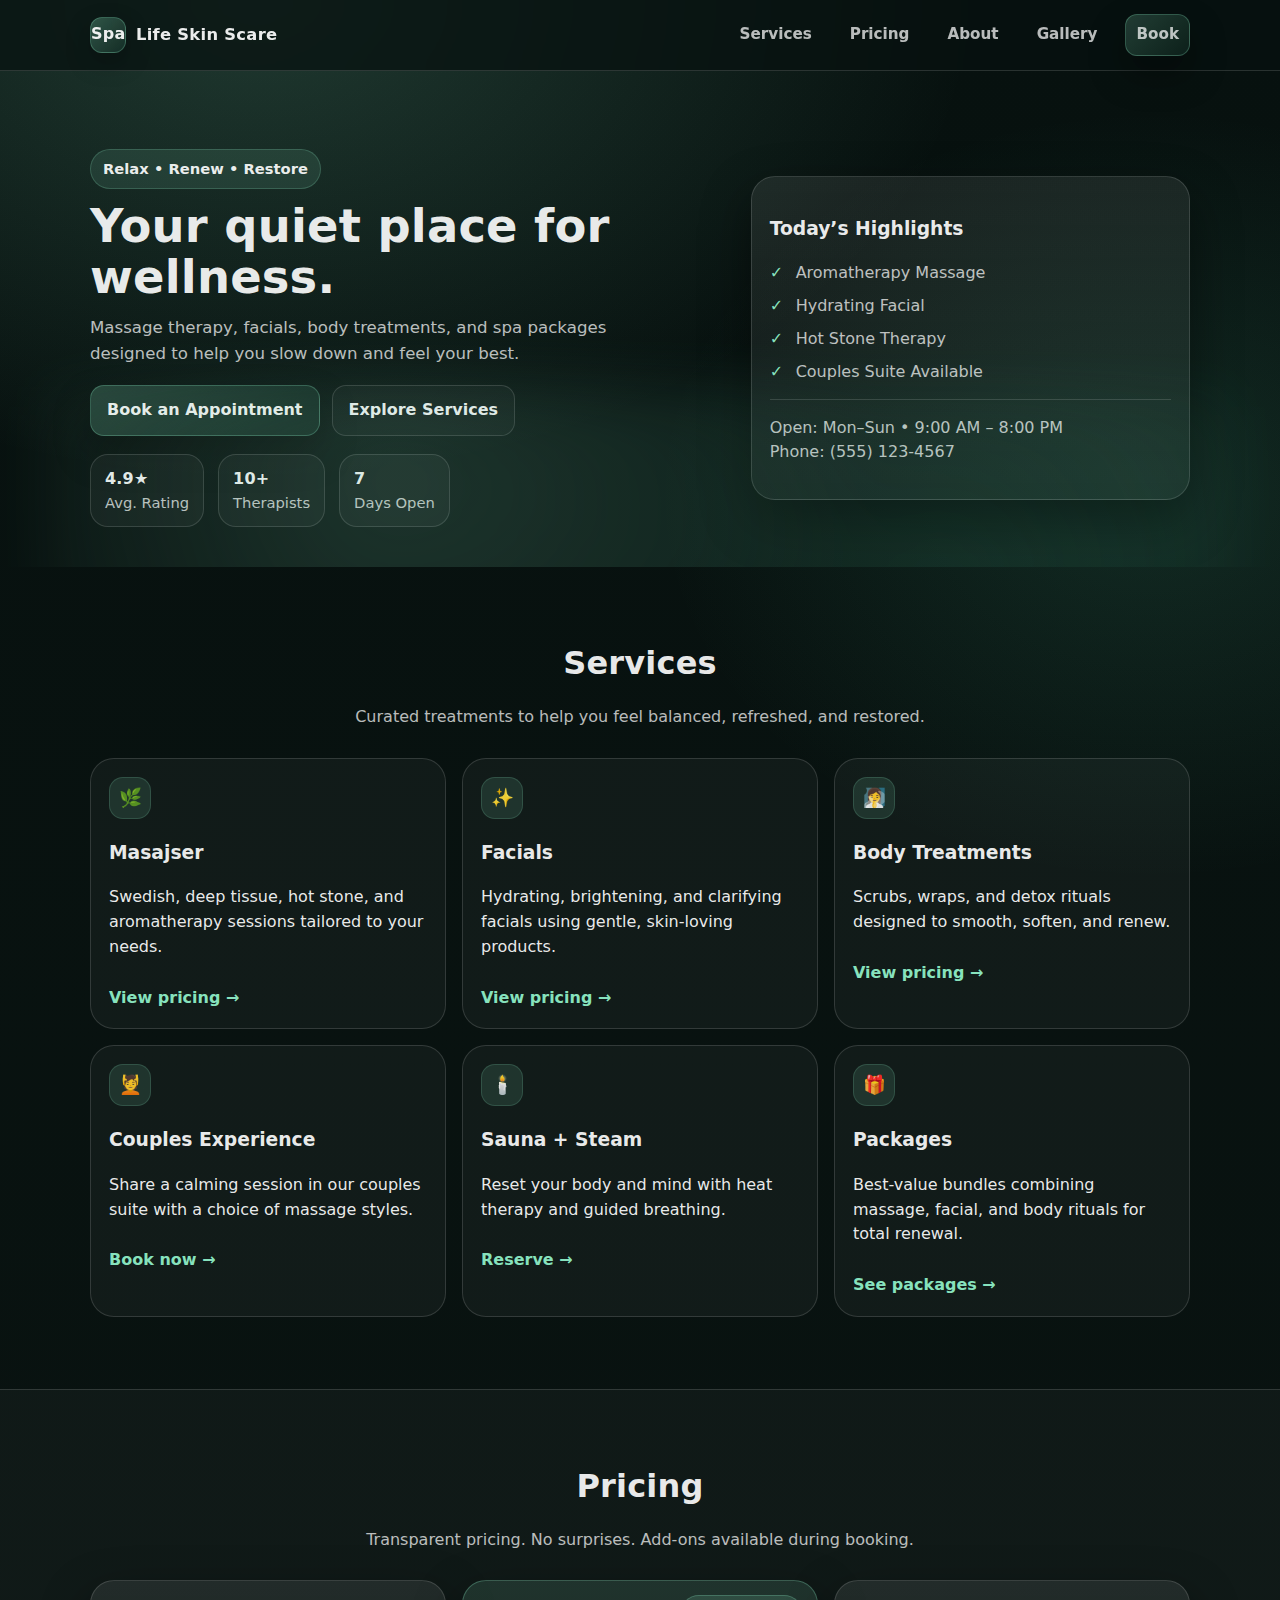
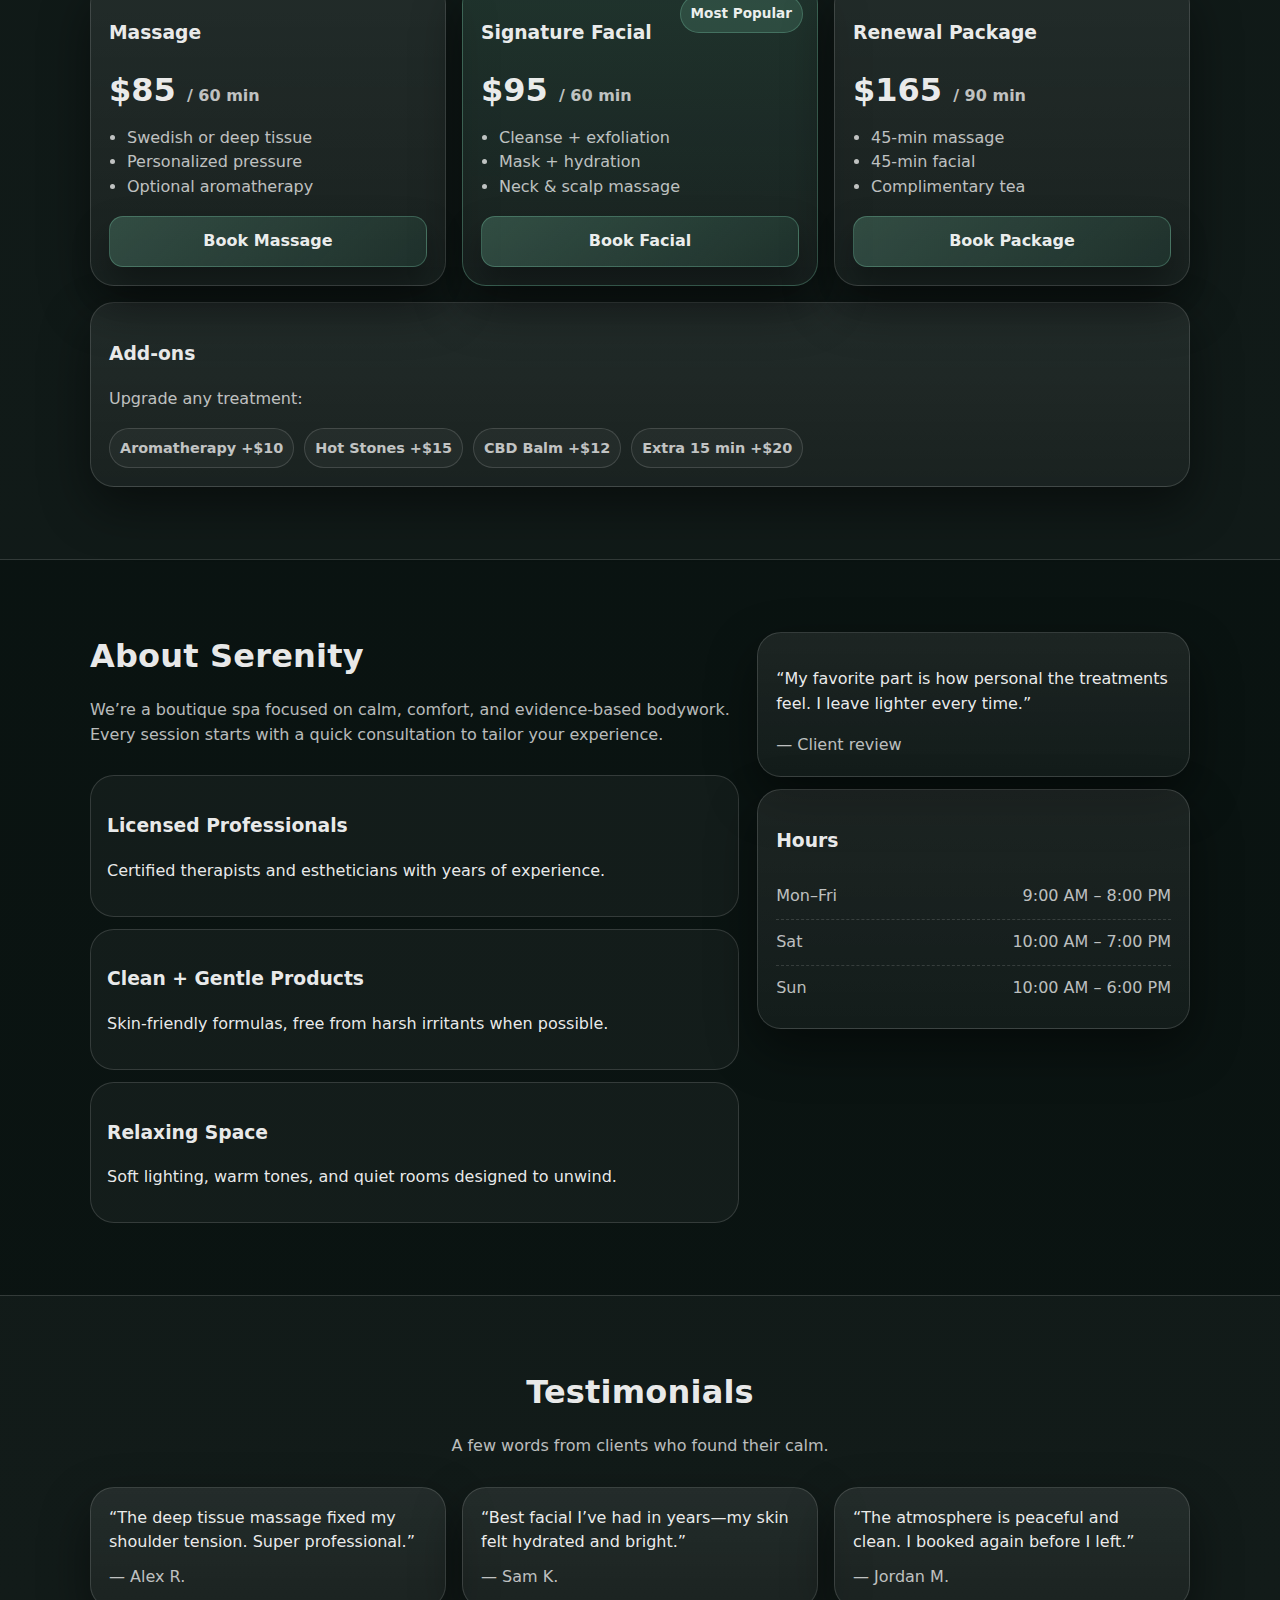
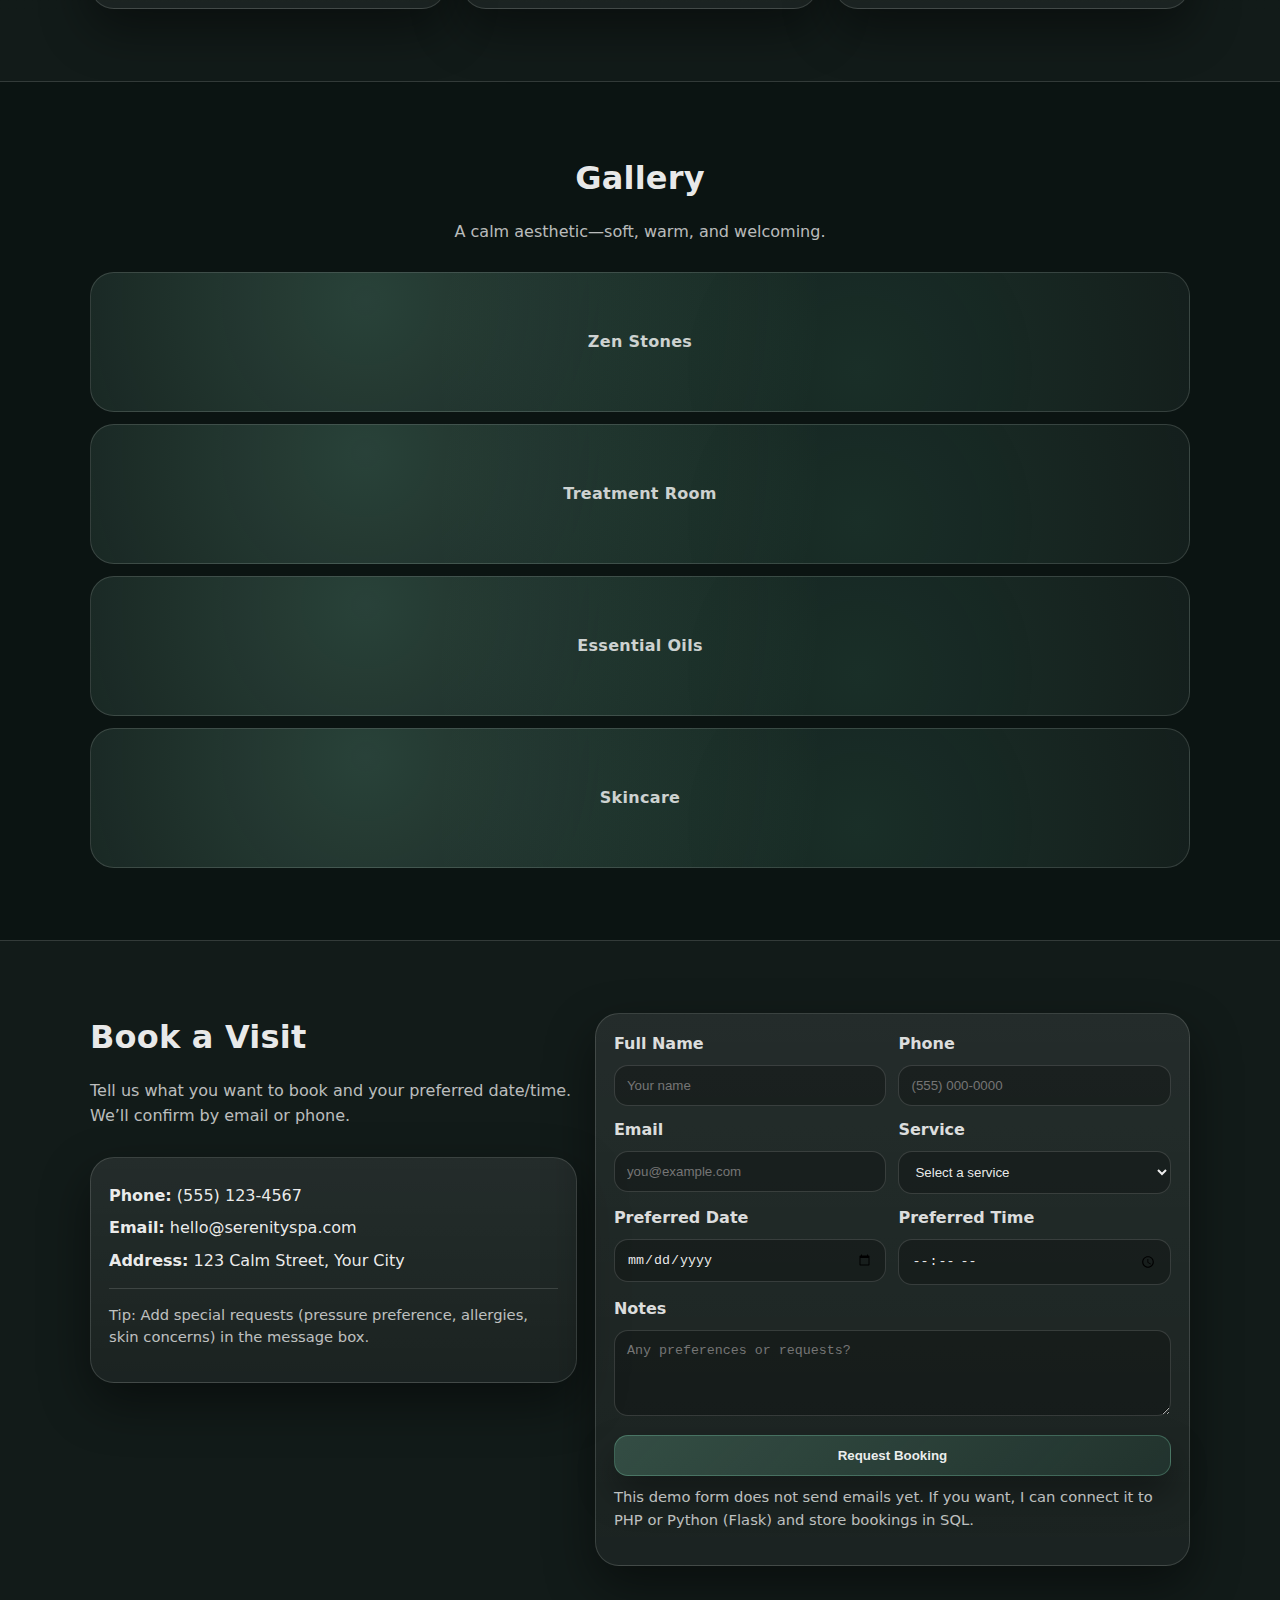
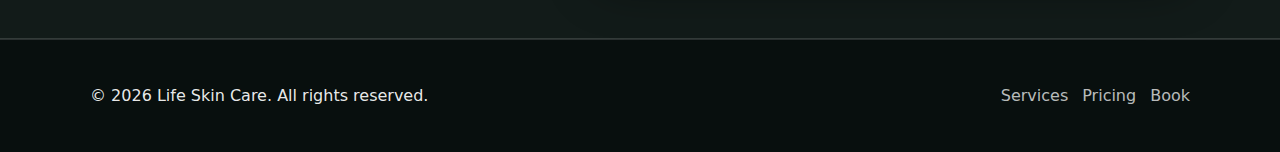
<file: index.htm>
<!DOCTYPE html>
<html lang="en">
<head>
    <meta charset="UTF-8">
    <meta name="viewport" content="width=device-width, initial-scale=1.0">
    <linkl rel="icon" type="image/jpg" href="./images/life skin care color.jpg">
    <title>Life Skin Care Irapuato</title>
    <meta name="description" content="Life Skin Care Irapuato Spa ofrece masajes, faciales, tratamientos corporales y paquetes en un ambiente en calma y moderno." />
    <link rel="stylesheet" href="styles.css" />

<body>
  <!-- Top Bar -->
  <header class="topbar">
    <div class="container topbar__inner">
      <a class="brand" href="#home" aria-label="Serenity Spa Home">
        <span class="brand__mark">Spa</span>
        <span class="brand__text">Life Skin Scare</span>
      </a>

      <nav class="nav" aria-label="Primary navigation">
        <a href="#services">Services</a>
        <a href="#pricing">Pricing</a>
        <a href="#about">About</a>
        <a href="#gallery">Gallery</a>
        <a href="#contact" class="btn btn--sm">Book</a>
      </nav>
    </div>
  </header>

  <!-- Hero -->
  <main id="home">
    <section class="hero">
      <div class="container hero__grid">
        <div class="hero__content">
          <p class="pill">Relax • Renew • Restore</p>
          <h1>Your quiet place for wellness.</h1>
          <p class="lead">
            Massage therapy, facials, body treatments, and spa packages designed to help you
            slow down and feel your best.
          </p>

          <div class="hero__actions">
            <a class="btn" href="#contact">Book an Appointment</a>
            <a class="btn btn--ghost" href="#services">Explore Services</a>
          </div>

          <div class="hero__stats" role="list">
            <div class="stat" role="listitem">
              <span class="stat__num">4.9★</span>
              <span class="stat__label">Avg. Rating</span>
            </div>
            <div class="stat" role="listitem">
              <span class="stat__num">10+</span>
              <span class="stat__label">Therapists</span>
            </div>
            <div class="stat" role="listitem">
              <span class="stat__num">7</span>
              <span class="stat__label">Days Open</span>
            </div>
          </div>
        </div>

        <div class="hero__card" aria-label="Spa highlights">
          <div class="card">
            <h3>Today’s Highlights</h3>
            <ul class="checklist">
              <li>Aromatherapy Massage</li>
              <li>Hydrating Facial</li>
              <li>Hot Stone Therapy</li>
              <li>Couples Suite Available</li>
            </ul>
            <div class="divider"></div>
            <p class="muted">
              Open: Mon–Sun • 9:00 AM – 8:00 PM<br />
              Phone: (555) 123-4567
            </p>
          </div>
        </div>
      </div>
      <div class="hero__wave" aria-hidden="true"></div>
    </section>

    <!-- Services -->
    <section id="services" class="section">
      <div class="container">
        <div class="section__head">
          <h2>Services</h2>
          <p class="muted">Curated treatments to help you feel balanced, refreshed, and restored.</p>
        </div>

        <div class="grid grid--3">
          <article class="service">
            <div class="service__icon" aria-hidden="true">🌿</div>
            <h3>Masajser</h3>
            <p>Swedish, deep tissue, hot stone, and aromatherapy sessions tailored to your needs.</p>
            <a class="link" href="#pricing">View pricing →</a>
          </article>

          <article class="service">
            <div class="service__icon" aria-hidden="true">✨</div>
            <h3>Facials</h3>
            <p>Hydrating, brightening, and clarifying facials using gentle, skin-loving products.</p>
            <a class="link" href="#pricing">View pricing →</a>
          </article>

          <article class="service">
            <div class="service__icon" aria-hidden="true">🧖‍♀️</div>
            <h3>Body Treatments</h3>
            <p>Scrubs, wraps, and detox rituals designed to smooth, soften, and renew.</p>
            <a class="link" href="#pricing">View pricing →</a>
          </article>

          <article class="service">
            <div class="service__icon" aria-hidden="true">💆</div>
            <h3>Couples Experience</h3>
            <p>Share a calming session in our couples suite with a choice of massage styles.</p>
            <a class="link" href="#contact">Book now →</a>
          </article>

          <article class="service">
            <div class="service__icon" aria-hidden="true">🕯️</div>
            <h3>Sauna + Steam</h3>
            <p>Reset your body and mind with heat therapy and guided breathing.</p>
            <a class="link" href="#contact">Reserve →</a>
          </article>

          <article class="service">
            <div class="service__icon" aria-hidden="true">🎁</div>
            <h3>Packages</h3>
            <p>Best-value bundles combining massage, facial, and body rituals for total renewal.</p>
            <a class="link" href="#pricing">See packages →</a>
          </article>
        </div>
      </div>
    </section>

    <!-- Pricing -->
    <section id="pricing" class="section section--alt">
      <div class="container">
        <div class="section__head">
          <h2>Pricing</h2>
          <p class="muted">Transparent pricing. No surprises. Add-ons available during booking.</p>
        </div>

        <div class="grid grid--3">
          <div class="price card">
            <h3>Massage</h3>
            <p class="price__tag">$85 <span>/ 60 min</span></p>
            <ul class="bullets">
              <li>Swedish or deep tissue</li>
              <li>Personalized pressure</li>
              <li>Optional aromatherapy</li>
            </ul>
            <a class="btn btn--block" href="#contact">Book Massage</a>
          </div>

          <div class="price card price--featured">
            <div class="badge">Most Popular</div>
            <h3>Signature Facial</h3>
            <p class="price__tag">$95 <span>/ 60 min</span></p>
            <ul class="bullets">
              <li>Cleanse + exfoliation</li>
              <li>Mask + hydration</li>
              <li>Neck &amp; scalp massage</li>
            </ul>
            <a class="btn btn--block" href="#contact">Book Facial</a>
          </div>

          <div class="price card">
            <h3>Renewal Package</h3>
            <p class="price__tag">$165 <span>/ 90 min</span></p>
            <ul class="bullets">
              <li>45-min massage</li>
              <li>45-min facial</li>
              <li>Complimentary tea</li>
            </ul>
            <a class="btn btn--block" href="#contact">Book Package</a>
          </div>
        </div>

        <div class="note card">
          <h3>Add-ons</h3>
          <p class="muted">Upgrade any treatment:</p>
          <div class="chips" role="list">
            <span class="chip" role="listitem">Aromatherapy +$10</span>
            <span class="chip" role="listitem">Hot Stones +$15</span>
            <span class="chip" role="listitem">CBD Balm +$12</span>
            <span class="chip" role="listitem">Extra 15 min +$20</span>
          </div>
        </div>
      </div>
    </section>

    <!-- About -->
    <section id="about" class="section">
      <div class="container about">
        <div class="about__text">
          <div class="section__head section__head--left">
            <h2>About Serenity</h2>
            <p class="muted">
              We’re a boutique spa focused on calm, comfort, and evidence-based bodywork.
              Every session starts with a quick consultation to tailor your experience.
            </p>
          </div>

          <div class="highlights">
            <div class="highlight">
              <h3>Licensed Professionals</h3>
              <p>Certified therapists and estheticians with years of experience.</p>
            </div>
            <div class="highlight">
              <h3>Clean + Gentle Products</h3>
              <p>Skin-friendly formulas, free from harsh irritants when possible.</p>
            </div>
            <div class="highlight">
              <h3>Relaxing Space</h3>
              <p>Soft lighting, warm tones, and quiet rooms designed to unwind.</p>
            </div>
          </div>
        </div>

        <div class="about__card">
          <div class="card quote">
            <p>
              “My favorite part is how personal the treatments feel. I leave lighter every time.”
            </p>
            <span class="muted">— Client review</span>
          </div>
          <div class="card hours">
            <h3>Hours</h3>
            <ul class="hours__list">
              <li><span>Mon–Fri</span><span>9:00 AM – 8:00 PM</span></li>
              <li><span>Sat</span><span>10:00 AM – 7:00 PM</span></li>
              <li><span>Sun</span><span>10:00 AM – 6:00 PM</span></li>
            </ul>
          </div>
        </div>
      </div>
    </section>

    <!-- Testimonials -->
    <section class="section section--alt">
      <div class="container">
        <div class="section__head">
          <h2>Testimonials</h2>
          <p class="muted">A few words from clients who found their calm.</p>
        </div>

        <div class="grid grid--3">
          <div class="card testimonial">
            <p>“The deep tissue massage fixed my shoulder tension. Super professional.”</p>
            <span class="muted">— Alex R.</span>
          </div>
          <div class="card testimonial">
            <p>“Best facial I’ve had in years—my skin felt hydrated and bright.”</p>
            <span class="muted">— Sam K.</span>
          </div>
          <div class="card testimonial">
            <p>“The atmosphere is peaceful and clean. I booked again before I left.”</p>
            <span class="muted">— Jordan M.</span>
          </div>
        </div>
      </div>
    </section>

    <!-- Gallery -->
    <section id="gallery" class="section">
      <div class="container">
        <div class="section__head">
          <h2>Gallery</h2>
          <p class="muted">A calm aesthetic—soft, warm, and welcoming.</p>
        </div>

        <div class="gallery">
          <div class="gallery__item" aria-label="Zen stones image placeholder">
            <span>Zen Stones</span>
          </div>
          <div class="gallery__item" aria-label="Treatment room image placeholder">
            <span>Treatment Room</span>
          </div>
          <div class="gallery__item" aria-label="Essential oils image placeholder">
            <span>Essential Oils</span>
          </div>
          <div class="gallery__item" aria-label="Facial products image placeholder">
            <span>Skincare</span>
          </div>
        </div>
      </div>
    </section>

    <!-- Contact / Booking -->
    <section id="contact" class="section section--alt">
      <div class="container contact">
        <div class="contact__info">
          <div class="section__head section__head--left">
            <h2>Book a Visit</h2>
            <p class="muted">
              Tell us what you want to book and your preferred date/time. We’ll confirm by email or phone.
            </p>
          </div>

          <div class="card contact__card">
            <div class="contact__line"><strong>Phone:</strong> (555) 123-4567</div>
            <div class="contact__line"><strong>Email:</strong> hello@serenityspa.com</div>
            <div class="contact__line"><strong>Address:</strong> 123 Calm Street, Your City</div>
            <div class="divider"></div>
            <p class="muted small">
              Tip: Add special requests (pressure preference, allergies, skin concerns) in the message box.
            </p>
          </div>
        </div>

        <form class="card form" action="#" method="post">
          <div class="form__row">
            <label>
              Full Name
              <input type="text" name="name" placeholder="Your name" required />
            </label>
            <label>
              Phone
              <input type="tel" name="phone" placeholder="(555) 000-0000" required />
            </label>
          </div>

          <div class="form__row">
            <label>
              Email
              <input type="email" name="email" placeholder="you@example.com" required />
            </label>
            <label>
              Service
              <select name="service" required>
                <option value="" selected disabled>Select a service</option>
                <option>Massage Therapy</option>
                <option>Signature Facial</option>
                <option>Body Treatment</option>
                <option>Couples Experience</option>
                <option>Renewal Package</option>
              </select>
            </label>
          </div>

          <div class="form__row">
            <label>
              Preferred Date
              <input type="date" name="date" required />
            </label>
            <label>
              Preferred Time
              <input type="time" name="time" required />
            </label>
          </div>

          <label>
            Notes
            <textarea name="notes" rows="4" placeholder="Any preferences or requests?"></textarea>
          </label>

          <button class="btn btn--block" type="submit">Request Booking</button>
          <p class="muted small" style="margin-top:10px;">
            This demo form does not send emails yet. If you want, I can connect it to PHP or Python (Flask) and store bookings in SQL.
          </p>
        </form>
      </div>
    </section>
  </main>

  <!-- Footer -->
  <footer class="footer">
    <div class="container footer__inner">
      <p>© <span id="year"></span> Life Skin Care. All rights reserved.</p>
      <div class="footer__links">
        <a href="#services">Services</a>
        <a href="#pricing">Pricing</a>
        <a href="#contact">Book</a>
      </div>
    </div>
  </footer>

  <script>
    document.getElementById("year").textContent = new Date().getFullYear();
  </script>


</html>
</file>
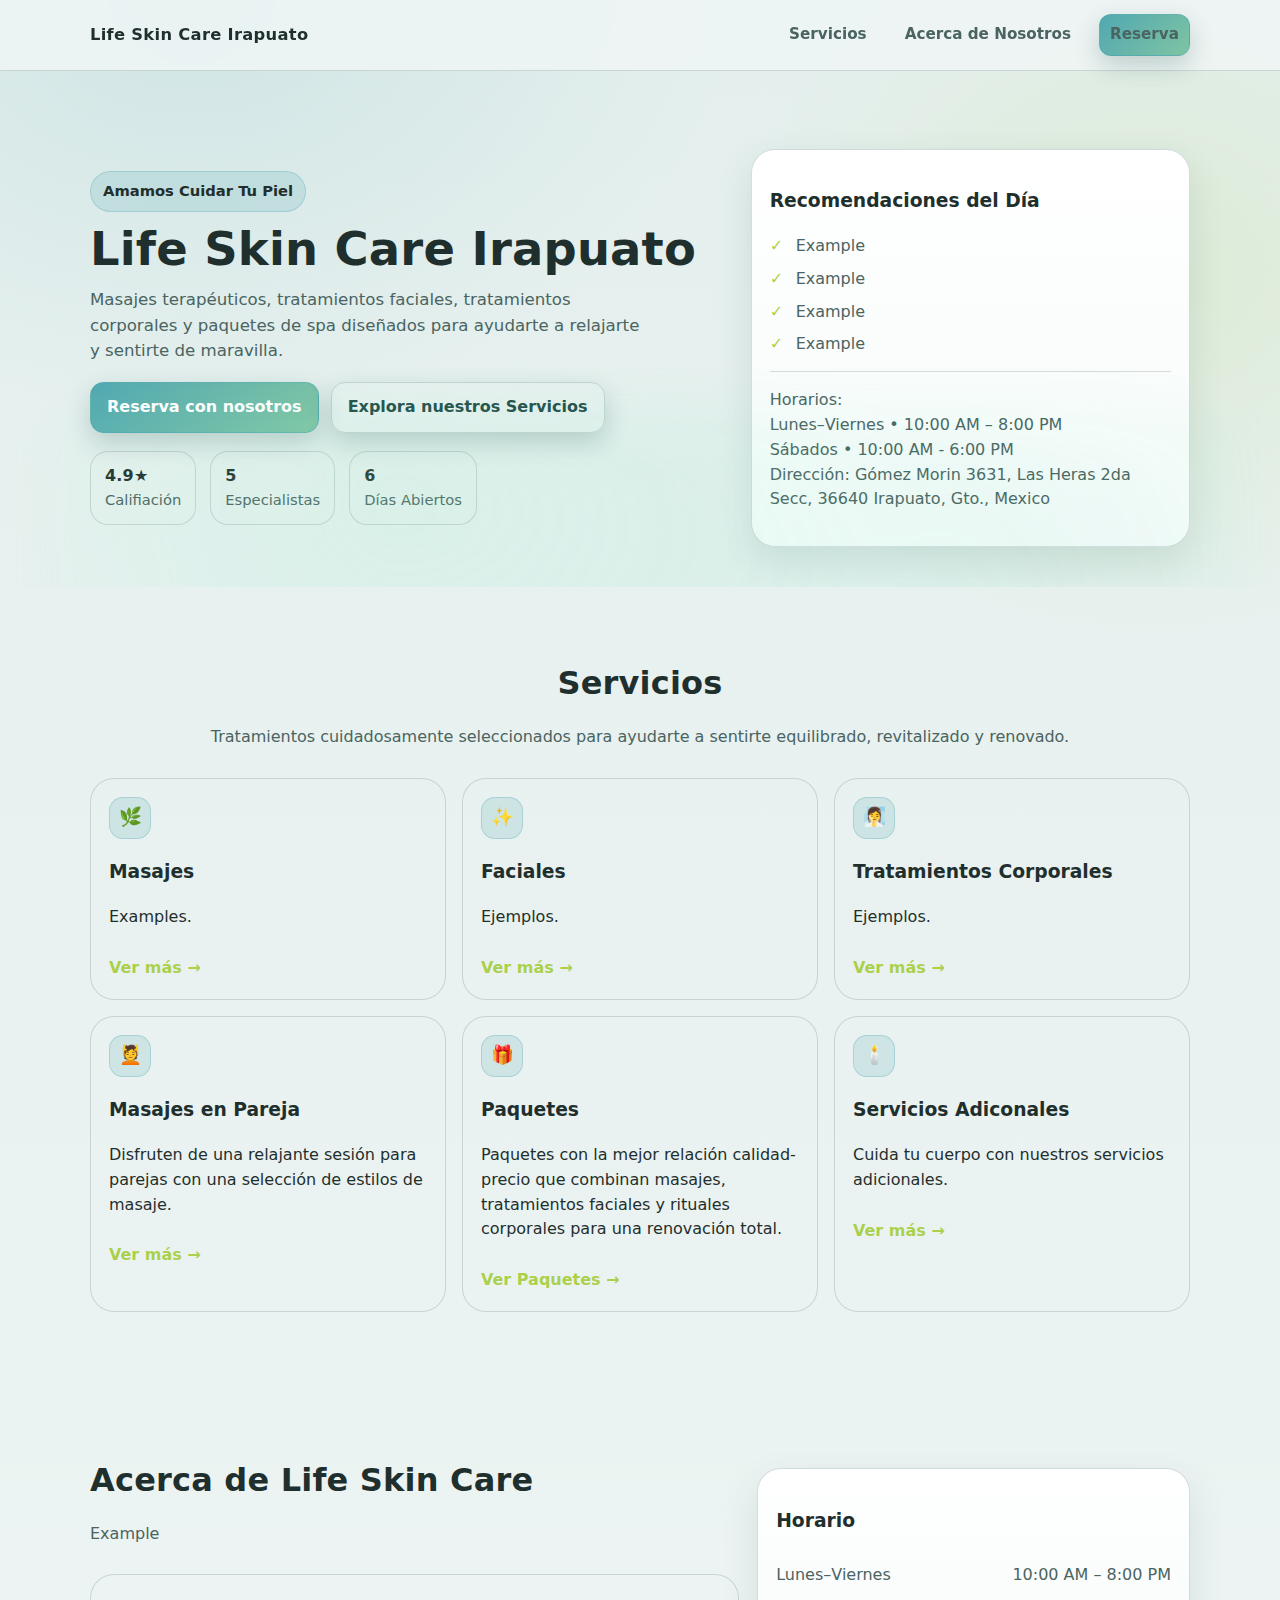
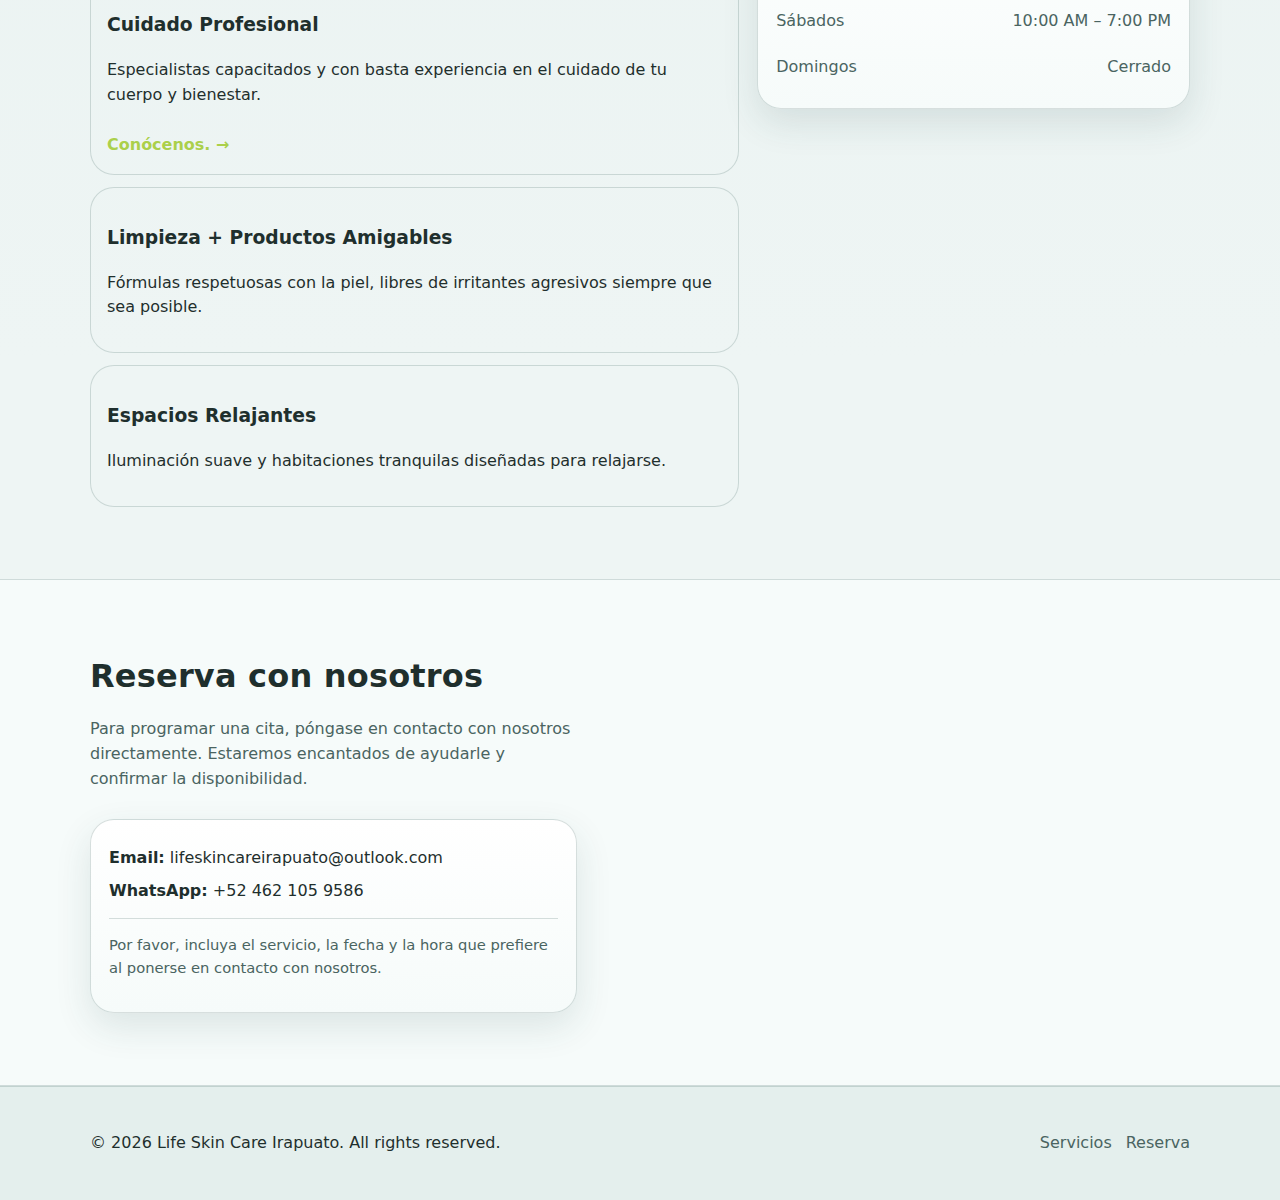
<file: index.html>
<!DOCTYPE html>
<html lang="en">
<head>
  <meta charset="UTF-8" />
  <meta name="viewport" content="width=device-width, initial-scale=1.0" />

  <!-- FIX: link tag + rel -->
  <link rel="icon" type="image/jpg" href="./images/life skin care color.jpg" />

  <title>Life Skin Care Irapuato</title>
  <meta name="description" content="Life Skin Care Irapuato ofrece masajes, faciales, tratamientos corporales y paquetes en un ambiente en calma y moderno." />

  <!-- FIX: close tag properly -->
  <link rel="stylesheet" href="../static/styles.css" />
</head>

<body>
  <!-- Top Bar -->
  <header class="topbar">
    <div class="container topbar__inner">
      <a class="brand" href="#home" aria-label="Life Skin Care Irapuato Home">
        <span class="brand__text">Life Skin Care Irapuato</span>
      </a>

      <nav class="nav" aria-label="Primary navigation">
        <a href="#services">Servicios</a>
        <a href="#about">Acerca de Nosotros</a>
        <a href="#contact" class="btn btn--sm">Reserva</a>
      </nav>
    </div>
  </header>

  <!-- Hero -->
  <main id="home">
    <section class="hero">
      <div class="container hero__grid">
        <div class="hero__content">
          <p class="pill">Amamos Cuidar Tu Piel</p>
          <h1>Life Skin Care Irapuato</h1>
          <p class="lead">
           Masajes terapéuticos, tratamientos faciales, tratamientos corporales y paquetes de spa diseñados para ayudarte a relajarte y sentirte de maravilla.
          </p>

          <div class="hero__actions">
            <a class="btn" href="#contact">Reserva con nosotros</a>
            <a class="btn btn--ghost" href="#services">Explora nuestros Servicios</a>
          </div>

          <div class="hero__stats" role="list">
            <div class="stat" role="listitem">
              <span class="stat__num">4.9★</span>
              <span class="stat__label">Califiación</span>
            </div>
            <div class="stat" role="listitem">
              <span class="stat__num">5</span>
              <span class="stat__label">Especialistas</span>
            </div>
            <div class="stat" role="listitem">
              <span class="stat__num">6</span>
              <span class="stat__label">Días Abiertos</span>
            </div>
          </div>
        </div>

        <div class="hero__card" aria-label="Spa highlights">
          <div class="card">
            <h3>Recomendaciones del Día</h3>
            <ul class="checklist">
              <li>Example</li>
              <li>Example</li>
              <li>Example</li>
              <li>Example</li>
            </ul>
            <div class="divider"></div>
            <p class="muted">
              Horarios:<br>
               Lunes–Viernes • 10:00 AM – 8:00 PM<br />
              Sábados • 10:00 AM - 6:00 PM<br>
              Dirección: Gómez Morin 3631, Las Heras 2da Secc, 36640 Irapuato, Gto., Mexico
            </p>
          </div>
        </div>
      </div>
      <div class="hero__wave" aria-hidden="true"></div>
    </section>

    <!-- Services -->
    <section id="services" class="section">
      <div class="container">
        <div class="section__head">
          <h2>Servicios</h2>
          <p class="muted">Tratamientos cuidadosamente seleccionados para ayudarte a sentirte equilibrado, revitalizado y renovado.</p>
        </div>

        <div class="grid grid--3">
          <article class="service">
            <div class="service__icon" aria-hidden="true">🌿</div>
            <h3>Masajes</h3>
            <p>Examples.</p>
            <a class="link" href="../Servicios/Masajes.html">Ver más →</a>
          </article>

          <article class="service">
            <div class="service__icon" aria-hidden="true">✨</div>
            <h3>Faciales</h3>
            <p>Ejemplos.</p>
            <a class="link" href="../Servicios/Faciales.html">Ver más →</a>
          </article>

          <article class="service">
            <div class="service__icon" aria-hidden="true">🧖‍♀️</div>
            <h3>Tratamientos Corporales</h3>
            <p>Ejemplos.</p>
            <a class="link" href="../Servicios/TratamientosCoporales.html">Ver más →</a>
          </article>

          <article class="service">
            <div class="service__icon" aria-hidden="true">💆</div>
            <h3>Masajes en Pareja</h3>
            <p>Disfruten de una relajante sesión para parejas con una selección de estilos de masaje.</p>
            <a class="link" href="../Servicios/Parejas.html">Ver más →</a>
          </article>

          <article class="service">
            <div class="service__icon" aria-hidden="true">🎁</div>
            <h3>Paquetes</h3>
            <p>Paquetes con la mejor relación calidad-precio que combinan masajes, tratamientos faciales y rituales corporales para una renovación total.</p>
            <a class="link" href="../Servicios/Paquetes.html">Ver Paquetes →</a>
          </article>

         <article class="service">
            <div class="service__icon" aria-hidden="true">🕯️</div>
            <h3>Servicios Adiconales</h3>
            <p>Cuida tu cuerpo con nuestros servicios adicionales.</p>
            <a class="link" href="../Servicios/ServiciosAdicionales.html">Ver más →</a>
          </article>

        </div>
      </div>
    </section>

    <!-- About -->
    <section id="about" class="section">
      <div class="container about">
        <div class="about__text">
          <div class="section__head section__head--left">
            <h2>Acerca de Life Skin Care</h2>
            <p class="muted">
              Example
            </p>
          </div>

          <div class="highlights">
            <div class="highlight">
              <h3>Cuidado Profesional</h3>
              <p>Especialistas capacitados y con basta experiencia en el cuidado de tu cuerpo y bienestar.</p>
              <a class="link" href="../personal/personal.html">Conócenos. →</a>
            </div>
            <div class="highlight">
              <h3>Limpieza + Productos Amigables</h3>
              <p>Fórmulas respetuosas con la piel, libres de irritantes agresivos siempre que sea posible.</p>
            </div>
            <div class="highlight">
              <h3>Espacios Relajantes</h3>
              <p>Iluminación suave y habitaciones tranquilas diseñadas para relajarse.</p>
            </div>
          </div>
        </div>

        <div class="about__card">
          <div class="card hours">
            <h3>Horario</h3>
            <ul class="hours__list">
              <li><span>Lunes–Viernes</span><span>10:00 AM – 8:00 PM</span></li>
              <li><span>Sábados</span><span>10:00 AM – 7:00 PM</span></li>
              <li><span>Domingos</span><span>Cerrado</span></li>
            </ul>
          </div>
        </div>
      </div>
    </section>

<!-- Contact / Appointment -->
<section id="contact" class="section section--alt">
  <div class="container contact">
    <div class="contact__info" style="max-width: 700px; margin: 0 auto;">
      <div class="section__head section__head--left">
        <h2>Reserva con nosotros</h2>
        <p class="muted">
          Para programar una cita, póngase en contacto con nosotros directamente.
          Estaremos encantados de ayudarle y confirmar la disponibilidad.
        </p>
      </div>

      <div class="card contact__card">
        <div class="contact__line">
          <strong>Email:</strong>
          <a href="mailto:lifeskincareirapuato@outlook.com">
            lifeskincareirapuato@outlook.com
          </a>
        </div>

        <div class="contact__line">
          <strong>WhatsApp:</strong>
          <a href="https://wa.me/524661059586" target="_blank" rel="noopener">
            +52 462 105 9586
          </a>
        </div>

        <div class="divider"></div>

        <p class="muted small">
          Por favor, incluya el servicio, la fecha y la hora que prefiere al ponerse en contacto con nosotros.
        </p>
      </div>
    </div>
  </div>
</section>

  <!-- Footer -->
  <footer class="footer">
    <div class="container footer__inner">
      <p>© <span id="year"></span> Life Skin Care Irapuato. All rights reserved.</p>
      <div class="footer__links">
        <a href="#services">Servicios</a>
        <a href="#contact">Reserva</a>
      </div>
    </div>
  </footer>

  <script>
    document.getElementById("year").textContent = new Date().getFullYear();
  </script>
</body>
</html>
</file>
<file: styles.css>
/* -------- Base -------- */
:root{
  --bg: #0b1412;
  --card: rgba(255,255,255,0.06);
  --card2: rgba(255,255,255,0.09);
  --text: rgba(255,255,255,0.92);
  --muted: rgba(255,255,255,0.72);
  --line: rgba(255,255,255,0.14);

  --mint: #8ff0c8;
  --mint2:#5ee0b0;

  --shadow: 0 20px 50px rgba(0,0,0,0.45);
  --radius: 18px;
  --radius2: 24px;

  --max: 1100px;
}

*{ box-sizing: border-box; }
html{ scroll-behavior: smooth; }
body{
  margin:0;
  font-family: ui-sans-serif, system-ui, -apple-system, Segoe UI, Roboto, Arial, "Helvetica Neue", sans-serif;
  color: var(--text);
  background: radial-gradient(1200px 800px at 20% 0%, rgba(143,240,200,0.18), transparent 60%),
              radial-gradient(900px 700px at 90% 10%, rgba(94,224,176,0.12), transparent 55%),
              linear-gradient(180deg, #07110f, var(--bg) 65%);
  line-height: 1.55;
}

a{ color: inherit; text-decoration: none; }
img{ max-width:100%; display:block; }

.container{
  width: min(var(--max), calc(100% - 40px));
  margin: 0 auto;
}

.section{
  padding: 72px 0;
}

.section--alt{
  background: rgba(255,255,255,0.03);
  border-top: 1px solid var(--line);
  border-bottom: 1px solid var(--line);
}

.section__head{
  text-align: center;
  margin-bottom: 28px;
}
.section__head--left{
  text-align: left;
}
.section__head h2{
  font-size: clamp(1.6rem, 1.2rem + 1vw, 2.2rem);
  margin: 0 0 10px;
  letter-spacing: 0.2px;
}
.muted{ color: var(--muted); }
.small{ font-size: 0.92rem; }

/* -------- Topbar -------- */
.topbar{
  position: sticky;
  top: 0;
  z-index: 20;
  background: rgba(7,17,15,0.72);
  backdrop-filter: blur(14px);
  border-bottom: 1px solid var(--line);
}

.topbar__inner{
  display:flex;
  align-items:center;
  justify-content: space-between;
  padding: 14px 0;
  gap: 16px;
}

.brand{
  display:flex;
  align-items:center;
  gap: 10px;
  font-weight: 700;
  letter-spacing: 0.3px;
}
.brand__mark{
  width: 36px; height: 36px;
  border-radius: 12px;
  display:grid;
  place-items:center;
  background: linear-gradient(135deg, rgba(143,240,200,0.28), rgba(94,224,176,0.10));
  border: 1px solid rgba(143,240,200,0.25);
  box-shadow: 0 10px 24px rgba(0,0,0,0.25);
}
.brand__text{ font-size: 1.02rem; }

.nav{
  display:flex;
  align-items:center;
  gap: 18px;
  flex-wrap: wrap;
  justify-content: flex-end;
}
.nav a{
  color: var(--muted);
  font-weight: 600;
  font-size: 0.95rem;
  padding: 8px 10px;
  border-radius: 12px;
}
.nav a:hover{
  color: var(--text);
  background: rgba(255,255,255,0.06);
}

/* -------- Hero -------- */
.hero{
  position: relative;
  padding: 78px 0 40px;
  overflow: hidden;
}

.hero__grid{
  display:grid;
  grid-template-columns: 1.3fr 0.9fr;
  gap: 26px;
  align-items: center;
}

.pill{
  display:inline-block;
  padding: 8px 12px;
  border-radius: 999px;
  background: rgba(143,240,200,0.11);
  border: 1px solid rgba(143,240,200,0.20);
  color: var(--text);
  font-weight: 600;
  font-size: 0.92rem;
  margin: 0 0 12px;
}

.hero h1{
  margin: 0 0 12px;
  font-size: clamp(2.1rem, 1.3rem + 2vw, 3.2rem);
  line-height: 1.1;
  letter-spacing: 0.2px;
}

.lead{
  margin: 0 0 18px;
  color: var(--muted);
  font-size: 1.04rem;
  max-width: 52ch;
}

.hero__actions{
  display:flex;
  gap: 12px;
  flex-wrap: wrap;
  margin-bottom: 18px;
}

.hero__stats{
  display:flex;
  gap: 14px;
  flex-wrap: wrap;
}
.stat{
  padding: 12px 14px;
  border-radius: var(--radius);
  background: rgba(255,255,255,0.04);
  border: 1px solid var(--line);
}
.stat__num{
  display:block;
  font-weight: 800;
  letter-spacing: 0.2px;
}
.stat__label{
  display:block;
  color: var(--muted);
  font-size: 0.92rem;
}

.hero__card .card{
  padding: 18px 18px;
}
.hero__wave{
  position:absolute;
  left: 50%;
  bottom: -140px;
  width: 1200px;
  height: 320px;
  transform: translateX(-50%);
  background: radial-gradient(circle at 30% 30%, rgba(143,240,200,0.18), transparent 55%),
              radial-gradient(circle at 75% 60%, rgba(94,224,176,0.10), transparent 55%);
  filter: blur(30px);
  opacity: 0.9;
}

/* -------- Components -------- */
.card{
  background: linear-gradient(180deg, rgba(255,255,255,0.08), rgba(255,255,255,0.04));
  border: 1px solid var(--line);
  border-radius: var(--radius2);
  box-shadow: var(--shadow);
}

.divider{
  height: 1px;
  background: var(--line);
  margin: 14px 0;
}

.btn{
  display:inline-flex;
  align-items:center;
  justify-content:center;
  gap: 10px;
  padding: 12px 16px;
  border-radius: 14px;
  border: 1px solid rgba(143,240,200,0.26);
  background: linear-gradient(135deg, rgba(143,240,200,0.20), rgba(94,224,176,0.08));
  color: var(--text);
  font-weight: 700;
  box-shadow: 0 18px 35px rgba(0,0,0,0.35);
  transition: transform 0.12s ease, "background" 0.12s ease;
}
.btn:hover{ transform: translateY(-1px); }
.btn:active{ transform: translateY(0px); }
.btn--ghost{
  background: rgba(255,255,255,0.03);
  border: 1px solid var(--line);
  box-shadow: none;
  color: var(--text);
}
.btn--sm{
  padding: 10px 12px;
}
.btn--block{
  width: 100%;
}

.link{
  display:inline-block;
  margin-top: 10px;
  font-weight: 700;
  color: rgba(143,240,200,0.95);
}
.link:hover{ text-decoration: underline; }

.grid{
  display:grid;
  gap: 16px;
}
.grid--3{
  grid-template-columns: repeat(3, 1fr);
}

.service{
  padding: 18px;
  border-radius: var(--radius2);
  background: rgba(255,255,255,0.04);
  border: 1px solid var(--line);
}
.service__icon{
  width: 42px; height: 42px;
  border-radius: 14px;
  display:grid;
  place-items:center;
  background: rgba(143,240,200,0.12);
  border: 1px solid rgba(143,240,200,0.16);
  margin-bottom: 10px;
  font-size: 1.15rem;
}

.checklist{
  list-style: none;
  padding: 0;
  margin: 12px 0 0;
}
.checklist li{
  position: relative;
  padding-left: 26px;
  margin: 8px 0;
  color: var(--muted);
}
.checklist li::before{
  content: "✓";
  position:absolute;
  left: 0;
  top: 0;
  color: rgba(143,240,200,0.95);
  font-weight: 900;
}

.price{ padding: 18px; position: relative; }
.price__tag{
  font-size: 2rem;
  font-weight: 900;
  margin: 6px 0 10px;
}
.price__tag span{
  font-size: 1rem;
  font-weight: 700;
  color: var(--muted);
}
.bullets{
  margin: 0 0 16px;
  padding-left: 18px;
  color: var(--muted);
}
.price--featured{
  border-color: rgba(143,240,200,0.28);
  background: linear-gradient(180deg, rgba(143,240,200,0.12), rgba(255,255,255,0.04));
}
.badge{
  position:absolute;
  top: 14px;
  right: 14px;
  padding: 7px 10px;
  border-radius: 999px;
  font-size: 0.85rem;
  font-weight: 800;
  background: rgba(143,240,200,0.14);
  border: 1px solid rgba(143,240,200,0.24);
}

.note{
  margin-top: 16px;
  padding: 18px;
}
.chips{
  display:flex;
  gap: 10px;
  flex-wrap: wrap;
}
.chip{
  padding: 8px 10px;
  border-radius: 999px;
  background: rgba(255,255,255,0.04);
  border: 1px solid var(--line);
  color: var(--muted);
  font-weight: 700;
  font-size: 0.9rem;
}

/* -------- About -------- */
.about{
  display:grid;
  grid-template-columns: 1.2fr 0.8fr;
  gap: 18px;
  align-items: start;
}
.highlights{
  display:grid;
  gap: 12px;
  margin-top: 10px;
}
.highlight{
  padding: 16px;
  border-radius: var(--radius2);
  background: rgba(255,255,255,0.04);
  border: 1px solid var(--line);
}

.quote{ padding: 18px; }
.hours{ padding: 18px; margin-top: 12px; }
.hours__list{
  list-style:none;
  padding:0;
  margin: 10px 0 0;
}
.hours__list li{
  display:flex;
  justify-content: space-between;
  padding: 10px 0;
  border-bottom: 1px dashed rgba(255,255,255,0.14);
  color: var(--muted);
}
.hours__list li:last-child{ border-bottom: none; }

/* -------- Testimonials -------- */
.testimonial{ padding: 18px; }
.testimonial p{ margin: 0 0 10px; color: var(--text); }

/* -------- Gallery -------- */
.gallery{
  display:grid;
  grid-template-columns: repeat(4, 1fr);
  gap: 12px;
}
.gallery__item{
  height: 140px;
  border-radius: var(--radius2);
  border: 1px solid var(--line);
  background:
    radial-gradient(circle at 25% 20%, rgba(143,240,200,0.18), transparent 55%),
    radial-gradient(circle at 70% 70%, rgba(94,224,176,0.10), transparent 55%),
    rgba(255,255,255,0.03);
  display:grid;
  place-items:center;
  color: rgba(255,255,255,0.78);
  font-weight: 800;
  letter-spacing: 0.3px;
}

/* -------- Contact -------- */
.contact{
  display:grid;
  grid-template-columns: 0.9fr 1.1fr;
  gap: 18px;
  align-items: start;
}
.contact__card{ padding: 18px; }
.contact__line{ margin: 8px 0; }

.form{
  padding: 18px;
}
.form label{
  display:block;
  font-weight: 700;
  color: rgba(255,255,255,0.85);
  margin-bottom: 12px;
}
.form input, .form select, .form textarea{
  width: 100%;
  margin-top: 8px;
  padding: 12px 12px;
  border-radius: 14px;
  border: 1px solid rgba(255,255,255,0.14);
  background: rgba(0,0,0,0.25);
  color: var(--text);
  outline: none;
}
.form input:focus, .form select:focus, .form textarea:focus{
  border-color: rgba(143,240,200,0.35);
  box-shadow: 0 0 0 4px rgba(143,240,200,0.12);
}
.form__row{
  display:grid;
  grid-template-columns: 1fr 1fr;
  gap: 12px;
}

/* -------- Footer -------- */
.footer{
  padding: 28px 0;
  border-top: 1px solid var(--line);
  background: rgba(0,0,0,0.22);
}
.footer__inner{
  display:flex;
  align-items:center;
  justify-content: space-between;
  gap: 12px;
  flex-wrap: wrap;
}
.footer__links{
  display:flex;
  gap: 14px;
  color: var(--muted);
}
.footer__links a:hover{ color: var(--text); }

/* -------- Responsive -------- */
@media (max-width: 950px){
  .hero__grid{ grid-template-columns: 1fr; }
  .about{ grid-template-columns: 1fr; }
  .contact{ grid-template-columns: 1fr; }
  .grid--3{ grid-template-columns: 1fr; }
  .gallery{ grid-template-columns: 1fr 1fr; }
}

@media (max-width: 520px)
  .form__row{ grid-template-columns: 1fr; }
  .gallery{ grid-template-columns: 1fr; }
</file>
<file: static/styles.css>
/* -------- Base -------- */
:root{
  /* Brand */
  --primary: #51a8b1; /* teal */
  --accent:  #a9cf45; /* green */
  --dark:    #204d48; /* deep green */

  /* Light base */
  --bg:  #eef5f4;     /* fondo principal */
  --bg2: #e4efed;     /* fondo secundario */
  --surface: #ffffff; 
  --surface2: #f6fbfa;

  --line: rgba(32,77,72,0.18);

  /* Text (WCAG AA/AAA) */
  --text:  #1f2f2d;   /* texto principal */
  --muted: #4a6461;   /* texto secundario */
  --muted2:#6f8a86;

  /* Focus */
  --focus-ring: rgba(81,168,177,0.35);

  --shadow: 0 14px 36px rgba(32,77,72,0.12);
  --radius: 18px;
  --radius2: 24px;
  --max: 1100px;
}


*{ box-sizing: border-box; }
html{ scroll-behavior: smooth; }
body{
  margin:0;
  font-family: ui-sans-serif, system-ui, -apple-system, Segoe UI, Roboto, Arial, "Helvetica Neue", sans-serif;
  color: var(--text);
  background:
    radial-gradient(900px 700px at 15% 0%, rgba(81,168,177,0.14), transparent 60%),
    radial-gradient(700px 600px at 90% 10%, rgba(169,207,69,0.14), transparent 60%),
    linear-gradient(180deg, var(--bg2), var(--bg) 70%);
  line-height: 1.55;
}


a{ color: inherit; text-decoration: none; }
img{ max-width:100%; display:block; }

.container{
  width: min(var(--max), calc(100% - 40px));
  margin: 0 auto;
}

.section{
  padding: 72px 0;
}

.section--alt{
  background: var(--surface2);
  border-top: 1px solid var(--line);
  border-bottom: 1px solid var(--line);
}

.section__head{
  text-align: center;
  margin-bottom: 28px;
}
.section__head--left{
  text-align: left;
}
.section__head h2{
  font-size: clamp(1.6rem, 1.2rem + 1vw, 2.2rem);
  margin: 0 0 10px;
  letter-spacing: 0.2px;
}
.muted{ color: var(--muted); }
.small{ font-size: 0.92rem; }

/* -------- Topbar -------- */
.topbar{
  position: sticky;
  top: 0;
  z-index: 20;
  background: rgba(238,245,244,0.85);
  backdrop-filter: blur(14px);
  border-bottom: 1px solid var(--line);
}

.topbar__inner{
  display:flex;
  align-items:center;
  justify-content: space-between;
  padding: 14px 0;
  gap: 16px;
}

.brand{
  display:flex;
  align-items:center;
  gap: 10px;
  font-weight: 700;
  letter-spacing: 0.3px;
}
.brand__mark{
  width: 36px; height: 36px;
  border-radius: 12px;
  display:grid;
  place-items:center;
  background: linear-gradient(135deg, rgba(81,168,177,0.35), rgba(169,207,70,0.20));
  border: 1px solid rgba(81,168,177,0.35);
  box-shadow: 0 10px 24px rgba(0,0,0,0.25);
}
.brand__text{ font-size: 1.02rem; }

.nav{
  display:flex;
  align-items:center;
  gap: 18px;
  flex-wrap: wrap;
  justify-content: flex-end;
}
.nav a{
  color: var(--muted);
  font-weight: 650;
  font-size: 0.95rem;
  padding: 8px 10px;
  border-radius: 12px;
}
.nav a:hover{
  color: var(--text);
  background: rgba(255,255,255,0.08);
}

/* -------- Hero -------- */
.hero{
  position: relative;
  padding: 78px 0 40px;
  overflow: hidden;
}

.hero__grid{
  display:grid;
  grid-template-columns: 1.3fr 0.9fr;
  gap: 26px;
  align-items: center;
}

.pill{
  display:inline-block;
  padding: 8px 12px;
  border-radius: 999px;
  background: rgba(81,168,177,0.18);
  border: 1px solid rgba(81,168,177,0.30);
  color: var(--text);
  font-weight: 600;
  font-size: 0.92rem;
  margin: 0 0 12px;
}

.hero h1{
  margin: 0 0 12px;
  font-size: clamp(2.1rem, 1.3rem + 2vw, 3.2rem);
  line-height: 1.1;
  letter-spacing: 0.2px;
}

.lead{
  margin: 0 0 18px;
  color: var(--muted);
  font-size: 1.04rem;
  max-width: 52ch;
}

.hero__actions{
  display:flex;
  gap: 12px;
  flex-wrap: wrap;
  margin-bottom: 18px;
}

.hero__stats{
  display:flex;
  gap: 14px;
  flex-wrap: wrap;
}
.stat{
  padding: 12px 14px;
  border-radius: var(--radius);
  background: rgba(255,255,255,0.04);
  border: 1px solid var(--line);
}
.stat__num{
  display:block;
  font-weight: 800;
  letter-spacing: 0.2px;
}
.stat__label{
  display:block;
  color: var(--muted);
  font-size: 0.92rem;
}

.hero__card .card{
  padding: 18px 18px;
}
.hero__wave{
  position:absolute;
  left: 50%;
  bottom: -140px;
  width: 1200px;
  height: 320px;
  transform: translateX(-50%);
  background: radial-gradient(circle at 30% 30%, rgba(143,240,200,0.18), transparent 55%),
              radial-gradient(circle at 75% 60%, rgba(94,224,176,0.10), transparent 55%);
  filter: blur(30px);
  opacity: 0.9;
}

/* -------- Components -------- */
.card{
  background: linear-gradient(180deg, var(--surface), var(--surface2));
  border: 1px solid var(--line);
  border-radius: var(--radius2);
  box-shadow: var(--shadow);
}


.divider{
  height: 1px;
  background: var(--line);
  margin: 14px 0;
}

.btn{
  display:inline-flex;
  align-items:center;
  justify-content:center;
  gap: 10px;
  padding: 12px 16px;
  border-radius: 14px;

  border: 1px solid rgba(81,168,177,0.55);
  background: linear-gradient(
    135deg,
    #51a8b1,
    #7fc4a3
  );

  color: #ffffff;
  font-weight: 800;
  box-shadow: 0 10px 24px rgba(32,77,72,0.22);
  transition: transform 0.12s ease, filter 0.12s ease;
}

.btn:hover{ transform: translateY(-1px); filter: brightness(1.05); }
.btn:active{ transform: translateY(0px); filter: brightness(0.98); }
.btn--ghost{
  background: transparent;
  border: 1px solid var(--line);
  color: var(--dark);
}
.btn--sm{
  padding: 10px 12px;
}
.btn--block{
  width: 100%;
}

.link{
  display:inline-block;
  margin-top: 10px;
  font-weight: 700;
  color: rgba(169,207,70,0.98);}

.link:hover{ text-decoration: underline; }

.grid{
  display:grid;
  gap: 16px;
}
.grid--3{
  grid-template-columns: repeat(3, 1fr);
}

.service{
  padding: 18px;
  border-radius: var(--radius2);
  background: rgba(255,255,255,0.04);
  border: 1px solid var(--line);
}
.service__icon{
  width: 42px; height: 42px;
  border-radius: 14px;
  display:grid;
  place-items:center;
  background: rgba(81,168,177,0.18);
  border: 1px solid rgba(81,168,177,0.30);
  margin-bottom: 10px;
  font-size: 1.15rem;
}

.checklist{
  list-style: none;
  padding: 0;
  margin: 12px 0 0;
}
.checklist li{
  position: relative;
  padding-left: 26px;
  margin: 8px 0;
  color: var(--muted);
}
.checklist li::before{
  content: "✓";
  position:absolute;
  left: 0;
  top: 0;
  color: rgba(169,207,70,0.98);
  font-weight: 900;
}

.price{ padding: 18px; position: relative; }
.price__tag{
  font-size: 2rem;
  font-weight: 900;
  margin: 6px 0 10px;
}
.price__tag span{
  font-size: 1rem;
  font-weight: 700;
  color: var(--muted);
}
.bullets{
  margin: 0 0 16px;
  padding-left: 18px;
  color: var(--muted);
}
.price--featured{
  border-color: rgba(81,168,177,0.45);
  background: linear-gradient(
    180deg,
    rgba(81,168,177,0.22),
    rgba(255,255,255,0.04)
  );
}
.badge{
  position:absolute;
  top: 14px;
  right: 14px;
  padding: 7px 10px;
  border-radius: 999px;
  font-size: 0.85rem;
  font-weight: 800;
  background: rgba(169,207,70,0.22);
  border: 1px solid rgba(169,207,70,0.35);
  color: #0f1f1e;
}

.note{
  margin-top: 16px;
  padding: 18px;
}
.chips{
  display:flex;
  gap: 10px;
  flex-wrap: wrap;
}
.chip{
  padding: 8px 10px;
  border-radius: 999px;
  background: rgba(255,255,255,0.04);
  border: 1px solid var(--line);
  color: var(--muted);
  font-weight: 700;
  font-size: 0.9rem;
}

/* -------- About -------- */
.about{
  display:grid;
  grid-template-columns: 1.2fr 0.8fr;
  gap: 18px;
  align-items: start;
}
.highlights{
  display:grid;
  gap: 12px;
  margin-top: 10px;
}
.highlight{
  padding: 16px;
  border-radius: var(--radius2);
  background: rgba(255,255,255,0.04);
  border: 1px solid var(--line);
}

.quote{ padding: 18px; }
.hours{ padding: 18px; margin-top: 12px; }
.hours__list{
  list-style:none;
  padding:0;
  margin: 10px 0 0;
}
.hours__list li{
  display:flex;
  justify-content: space-between;
  padding: 10px 0;
  border-bottom: 1px dashed rgba(255,255,255,0.14);
  color: var(--muted);
}
.hours__list li:last-child{ border-bottom: none; }

/* -------- Testimonials -------- */
.testimonial{ padding: 18px; }
.testimonial p{ margin: 0 0 10px; color: var(--text); }

/* -------- Gallery -------- */
.gallery{
  display:grid;
  grid-template-columns: repeat(4, 1fr);
  gap: 12px;
}
.gallery__item{
  height: 140px;
  border-radius: var(--radius2);
  border: 1px solid var(--line);
  background:
    radial-gradient(circle at 25% 20%, rgba(143,240,200,0.18), transparent 55%),
    radial-gradient(circle at 70% 70%, rgba(94,224,176,0.10), transparent 55%),
    rgba(255,255,255,0.03);
  display:grid;
  place-items:center;
  color: rgba(255,255,255,0.78);
  font-weight: 800;
  letter-spacing: 0.3px;
}

/* -------- Contact -------- */
.contact{
  display:grid;
  grid-template-columns: 0.9fr 1.1fr;
  gap: 18px;
  align-items: start;
}
.contact__card{ padding: 18px; }
.contact__line{ margin: 8px 0; }

.form{
  padding: 18px;
}
.form label{
  display:block;
  font-weight: 700;
  color: rgba(255,255,255,0.90);
  margin-bottom: 12px;
}
.form input,
.form select,
.form textarea{
  border: 1px solid var(--line);
  background: #ffffff;
  color: var(--text);
}

.form input::placeholder,
.form textarea::placeholder{
  color: var(--muted2);
}

.form input:focus, .form select:focus, .form textarea:focus{
  border-color: rgba(81,168,177,0.70);
  box-shadow: 0 0 0 4px var(--focus-ring);
  outline: none;
}
.form__row{
  display:grid;
  grid-template-columns: 1fr 1fr;
  gap: 12px;
}

/* -------- Footer -------- */
.footer{
  padding: 28px 0;
  border-top: 1px solid var(--line);
  background: var(--bg2);
}

.footer__inner{
  display:flex;
  align-items:center;
  justify-content: space-between;
  gap: 12px;
  flex-wrap: wrap;
}
.footer__links{
  display:flex;
  gap: 14px;
  color: var(--muted);
}
.footer__links a:hover{ color: var(--text); }

/* ===== Carousel ===== */
.carousel {
  position: relative;
  max-width: 900px;
  margin: 3rem auto 0;
  border-radius: var(--radius2);
  overflow: hidden;
  box-shadow: var(--shadow);
}

.carousel__track {
  display: flex;
  transition: transform 0.5s ease-in-out;
}

.carousel__slide {
  min-width: 100%;
}

.carousel__slide img {
  width: 100%;
  height: 420px;
  object-fit: cover;
  display: block;
}

/* Buttons */
.carousel__btn {
  position: absolute;
  top: 50%;
  transform: translateY(-50%);
  background: rgba(0,0,0,0.45);
  color: #fff;
  border: none;
  font-size: 2rem;
  padding: 0.3em 0.6em;
  cursor: pointer;
  border-radius: 50%;
  transition: background 0.3s;
}

.carousel__btn:hover {
  background: rgba(0,0,0,0.65);
}

.carousel__btn.prev { left: 12px; }
.carousel__btn.next { right: 12px; }

/* Dots */
.carousel__dots {
  position: absolute;
  bottom: 12px;
  left: 50%;
  transform: translateX(-50%);
  display: flex;
  gap: 8px;
}

.carousel__dots .dot {
  width: 10px;
  height: 10px;
  background: rgba(255,255,255,0.6);
  border-radius: 50%;
  border: none;
  cursor: pointer;
}

.carousel__dots .dot.active {
  background: #a9cf46; /* color principal */
}


/* -------- Responsive -------- */
@media (max-width: 950px){
  .hero__grid{ grid-template-columns: 1fr; }
  .about{ grid-template-columns: 1fr; }
  .contact{ grid-template-columns: 1fr; }
  .grid--3{ grid-template-columns: 1fr; }
  .gallery{ grid-template-columns: 1fr 1fr; }
}

@media (max-width: 520px){
  .form__row{ grid-template-columns: 1fr; }
  .gallery{ grid-template-columns: 1fr; }
}
@media (prefers-reduced-motion: reduce){
  *{ scroll-behavior: auto !important; }
  .btn{ transition: none; }
}
</file>
